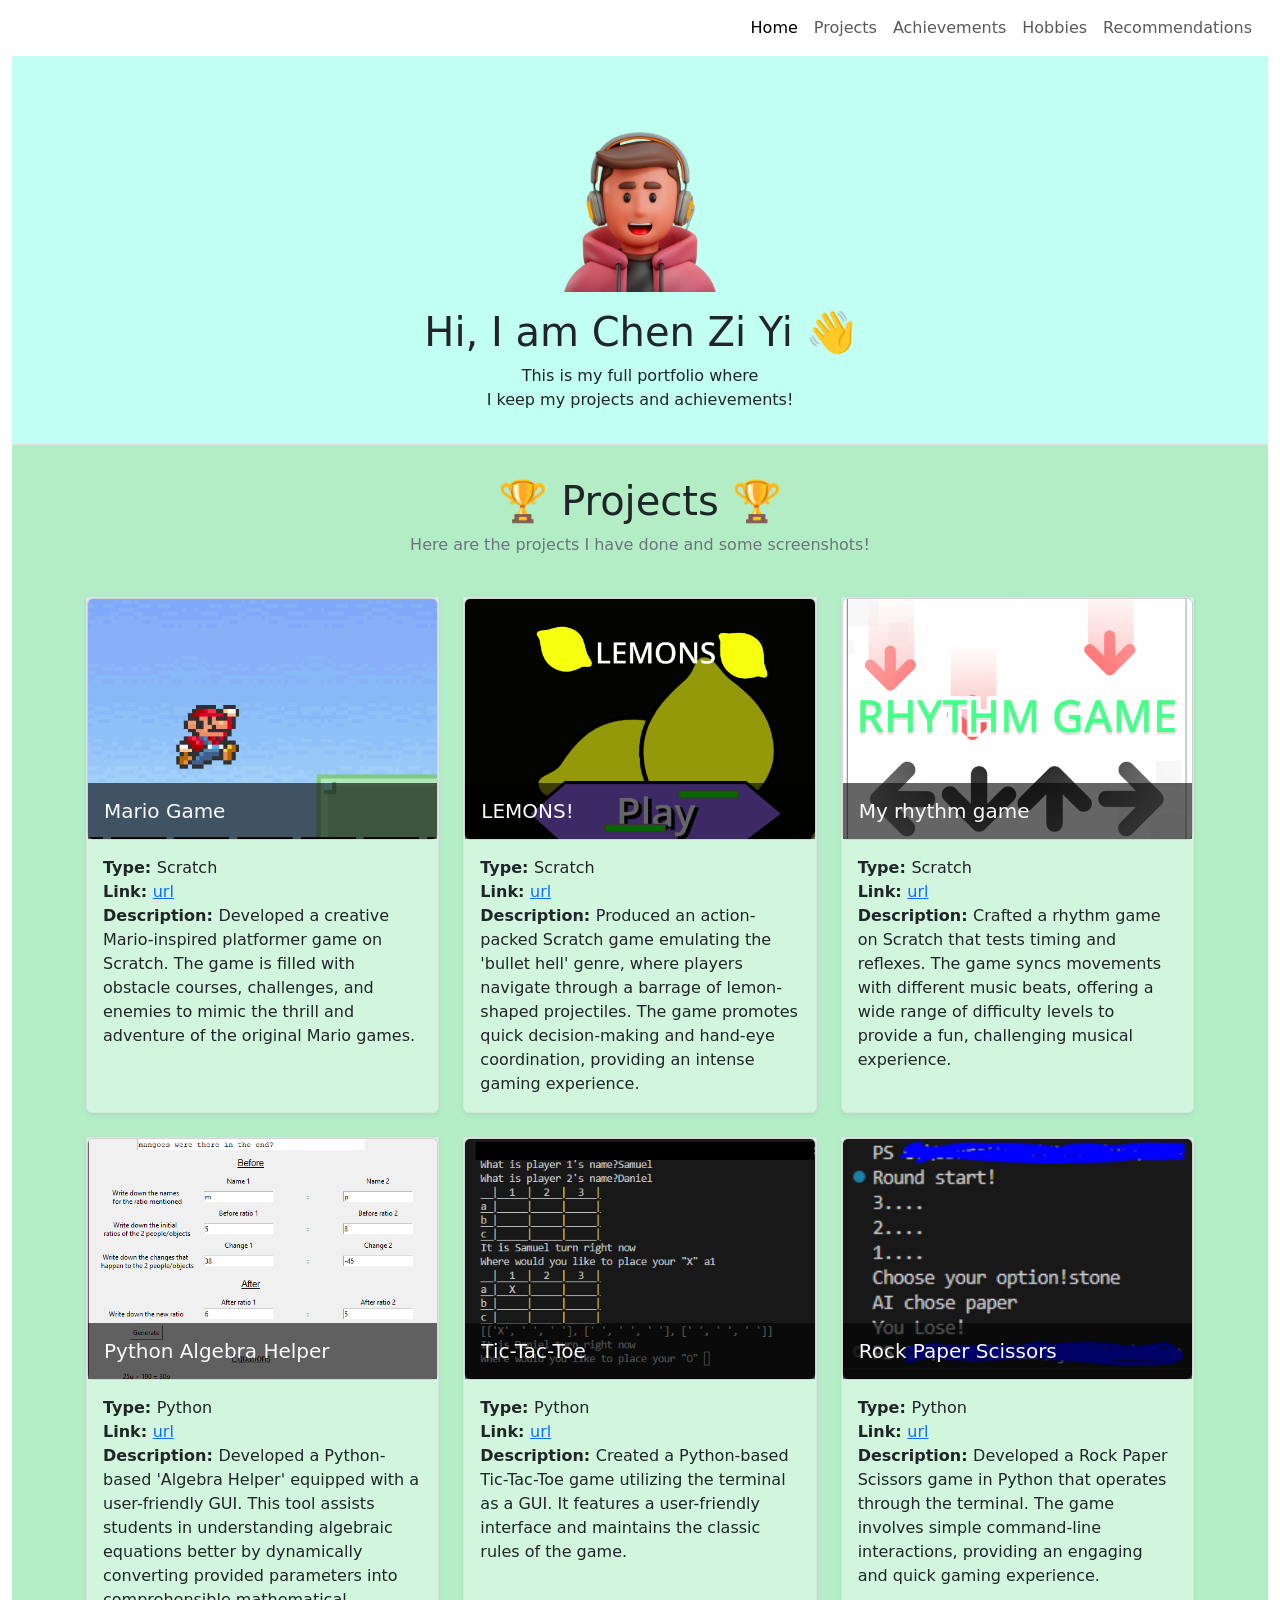
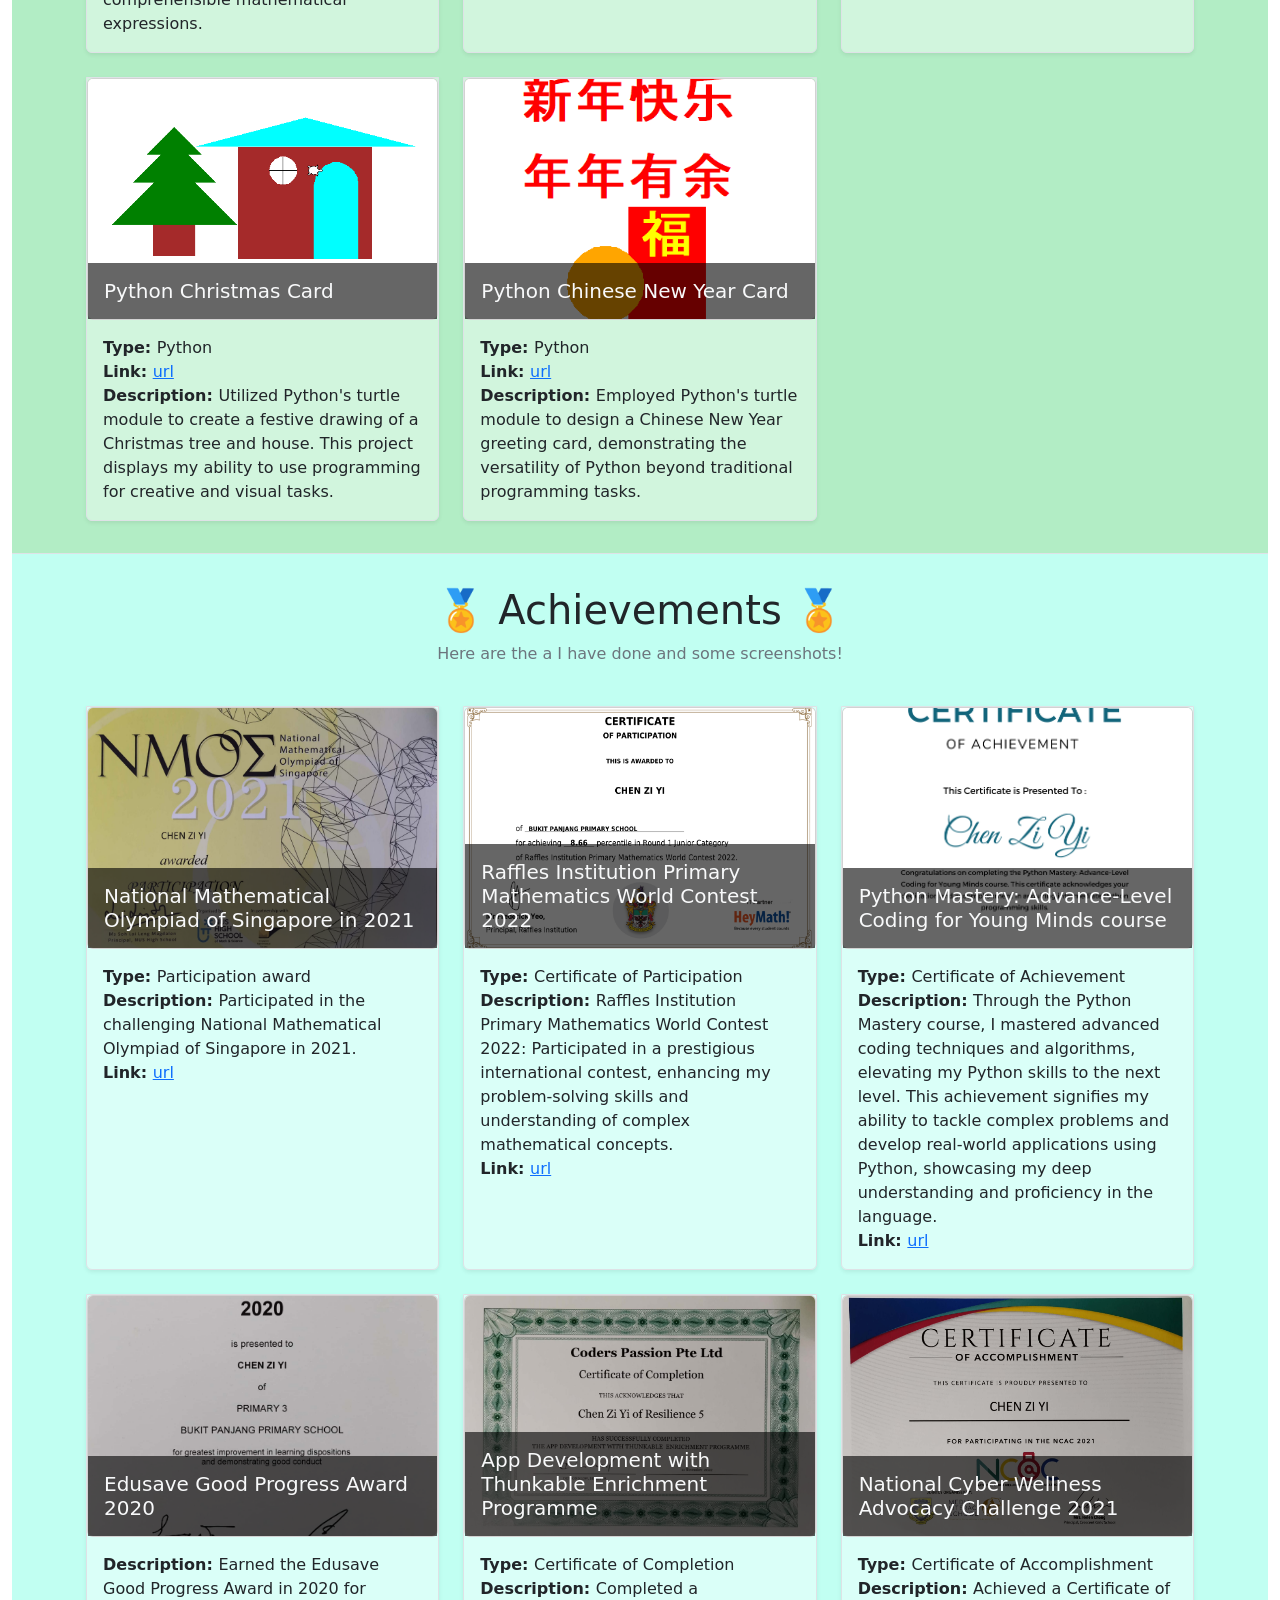
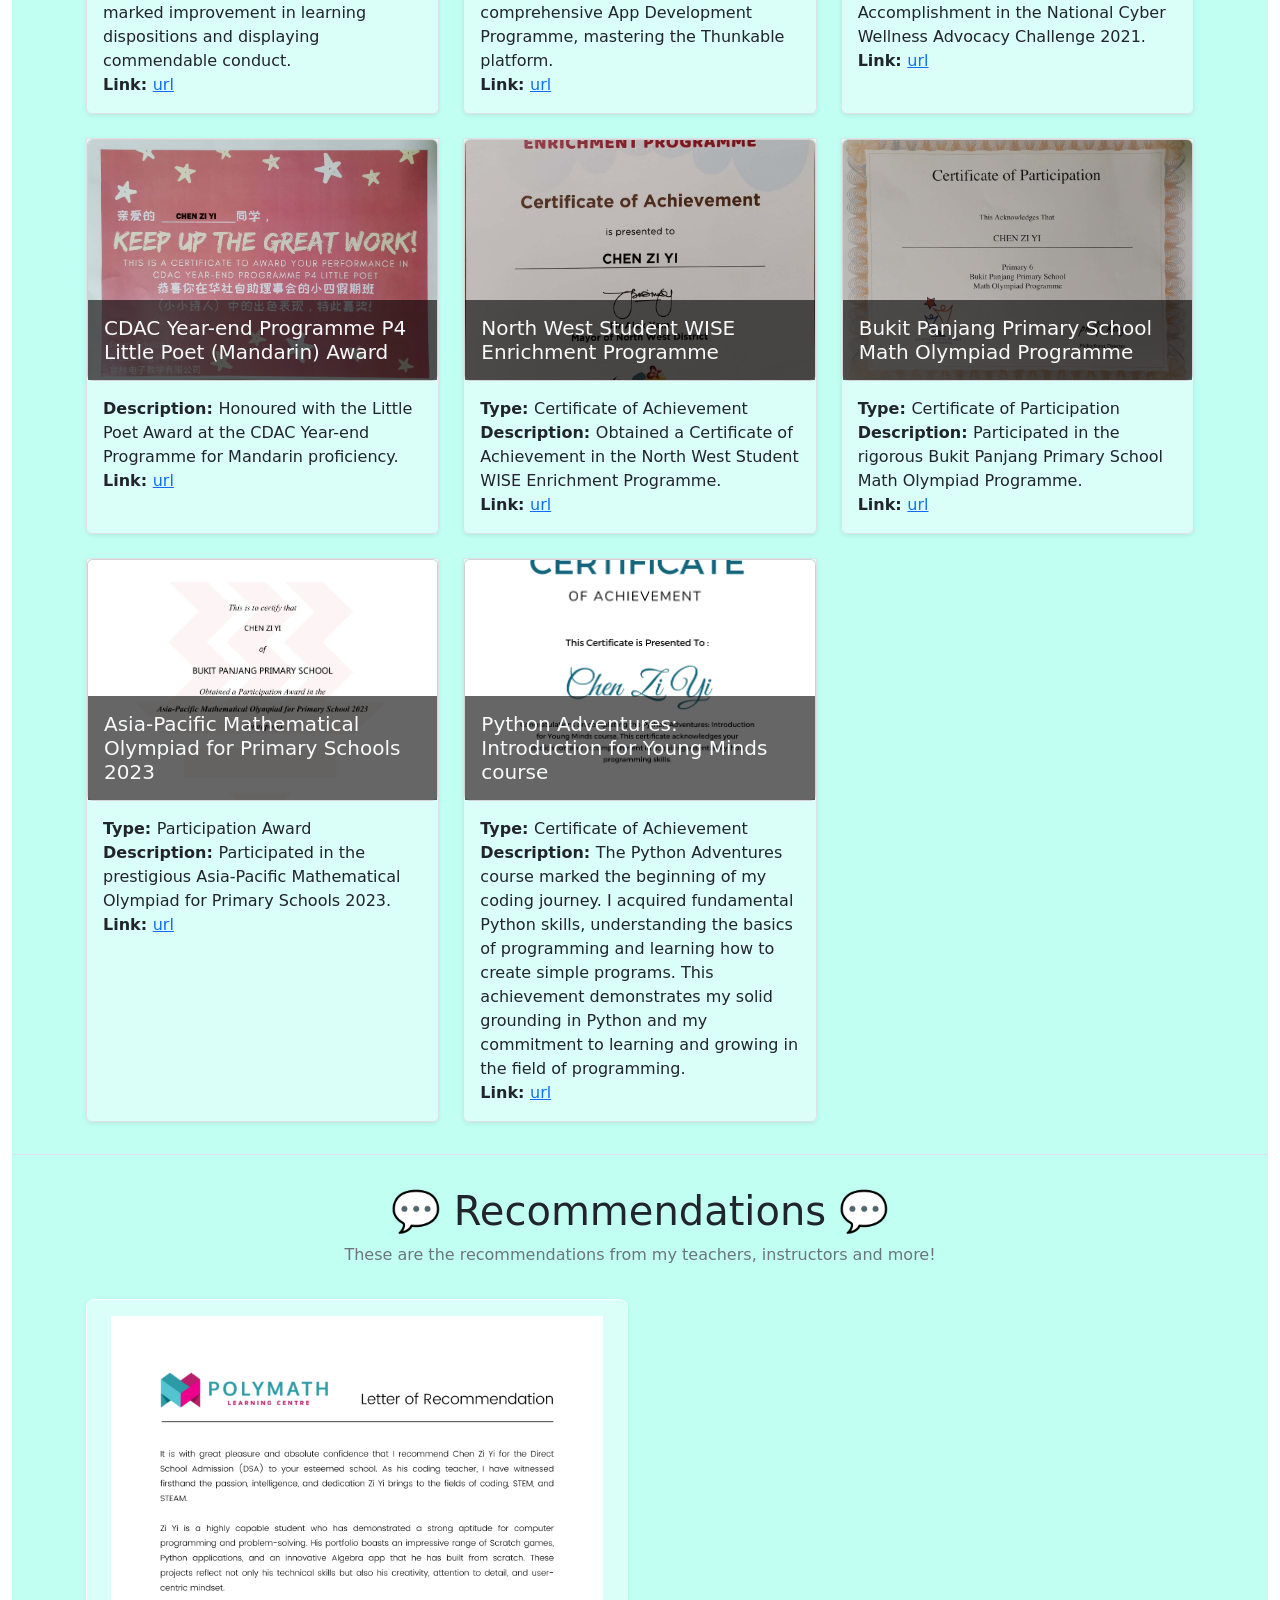
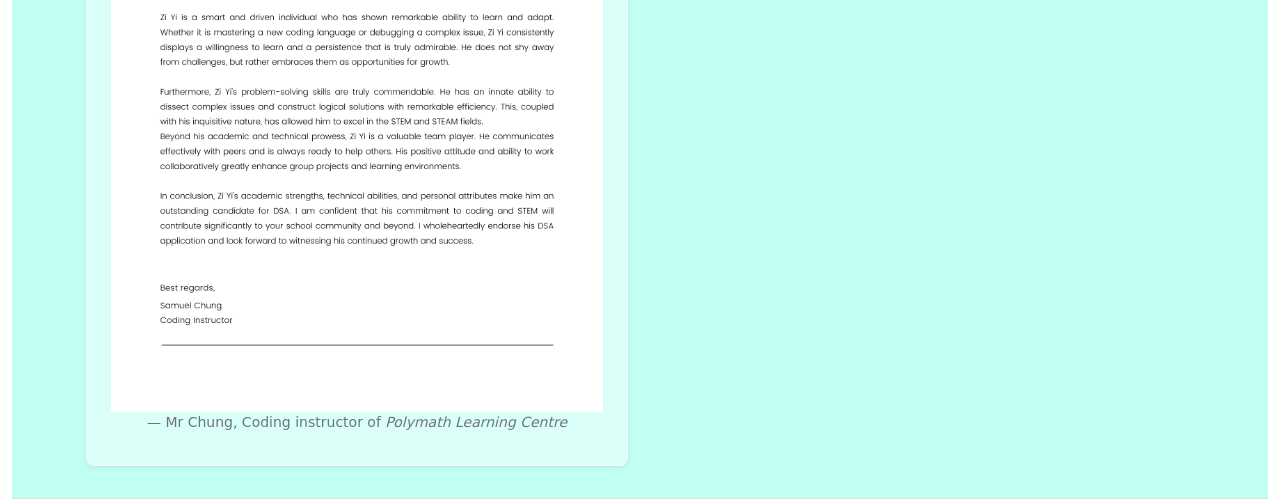
<file: index.html>
<!doctype html><html lang=""><head><meta charset="utf-8"><meta http-equiv="X-UA-Compatible" content="IE=edge"><meta name="viewport" content="width=device-width,initial-scale=1"><link rel="icon" href="/favicon.ico"><title>Portfolio</title><link href="https://cdn.jsdelivr.net/npm/bootstrap@5.2.1/dist/css/bootstrap.min.css" rel="stylesheet" integrity="sha384-iYQeCzEYFbKjA/T2uDLTpkwGzCiq6soy8tYaI1GyVh/UjpbCx/TYkiZhlZB6+fzT" crossorigin="anonymous"><script defer="defer" src="/js/chunk-vendors.1da25447.js"></script><script defer="defer" src="/js/app.ea0a9452.js"></script><link href="/css/app.1b7ac76a.css" rel="stylesheet"></head><body><noscript><strong>We're sorry but portfolio doesn't work properly without JavaScript enabled. Please enable it to continue.</strong></noscript><div id="app"></div></body><script src="https://cdn.jsdelivr.net/npm/bootstrap@5.2.1/dist/js/bootstrap.bundle.min.js" integrity="sha384-u1OknCvxWvY5kfmNBILK2hRnQC3Pr17a+RTT6rIHI7NnikvbZlHgTPOOmMi466C8" crossorigin="anonymous"></script></html>
</file>
<file: css/app.1b7ac76a.css>
.dp{max-width:200px}.about-bg,.achive-bg{background-color:#c1fff2}.nav-bg{background-color:hsla(0,0%,100%,.7)}.hobbies-bg,.proj-bg{background-color:#b2edc5}.card-img{height:15rem}.card-img,img{-o-object-fit:cover;object-fit:cover}img{width:100%}.bg-white-low{background-color:hsla(0,0%,100%,.4)}.navbar-brand{color:#b09e99}.card-img-overlay2{position:absolute;background-color:rgba(0,0,0,.6);right:0;bottom:0;left:0;padding:var(--bs-card-img-overlay-padding);border-radius:0!important}.grow{transition:transform .5s ease}.grow:hover{transform:scale(1.05)}
</file>
